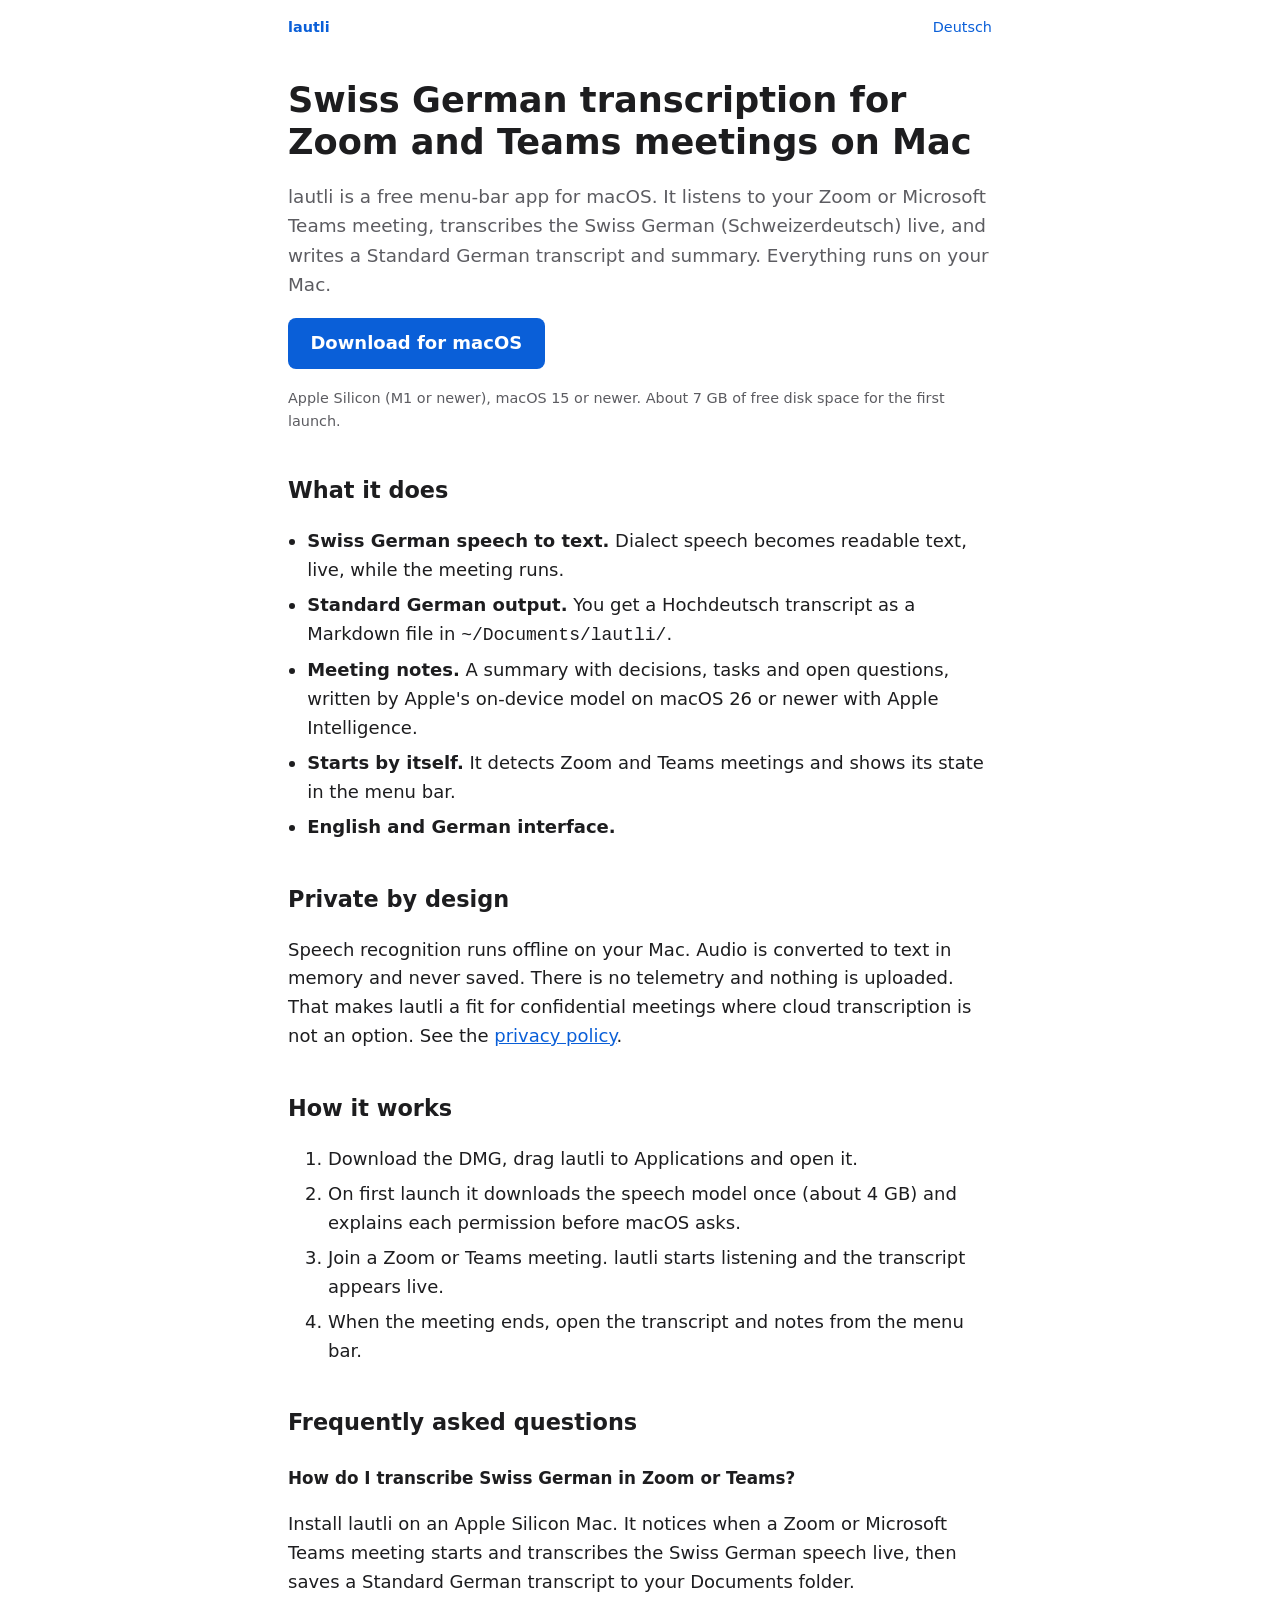
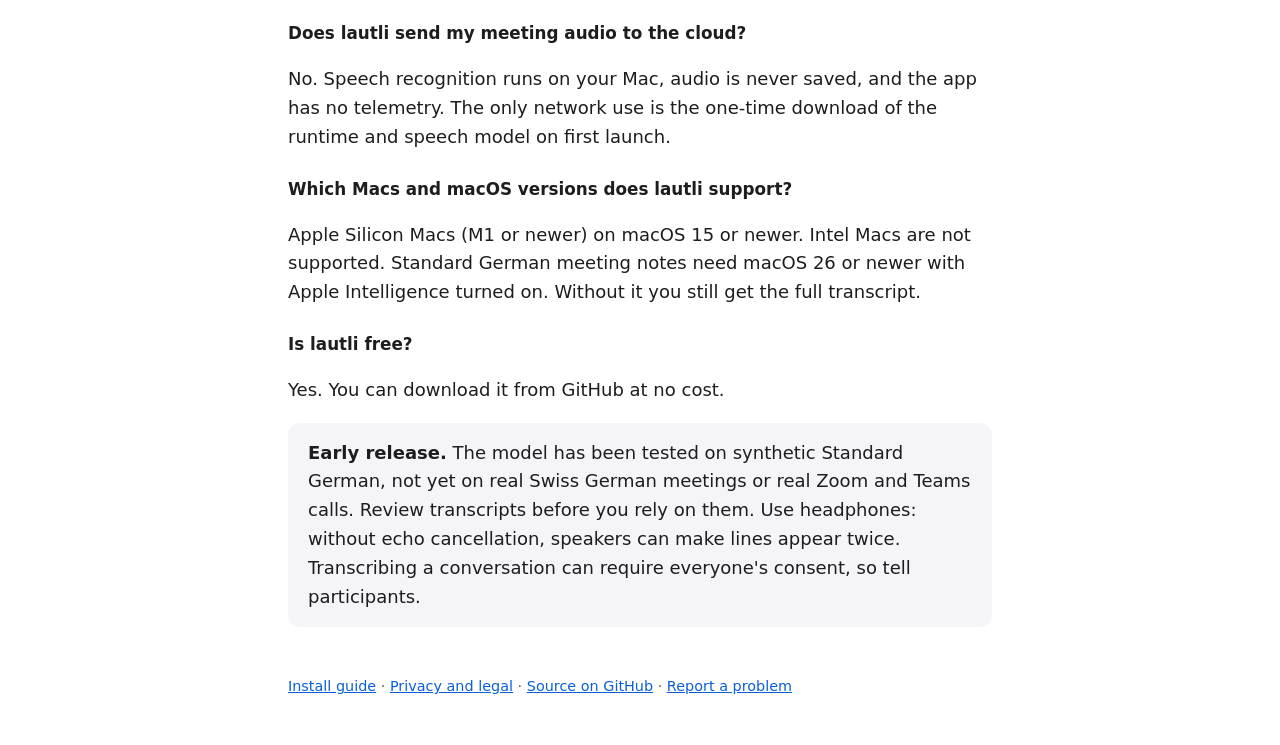
<file: docs/index.html>
<!doctype html>
<html lang="en">
  <head>
    <meta charset="utf-8" />
    <meta name="viewport" content="width=device-width, initial-scale=1" />
    <meta
      http-equiv="Content-Security-Policy"
      content="default-src 'none'; style-src 'self'; img-src 'self'; base-uri 'none'; form-action 'none'"
    />
    <title>Swiss German Transcription | lautli</title>
    <meta
      name="description"
      content="lautli is a free, open-source macOS app for Swiss German transcription. Transcribe Zoom and Teams meetings locally, without uploading meeting audio to the cloud."
    />
    <link rel="canonical" href="https://ameetmadan.github.io/lautli/" />
    <link
      rel="alternate"
      hreflang="en"
      href="https://ameetmadan.github.io/lautli/"
    />
    <link
      rel="alternate"
      hreflang="de"
      href="https://ameetmadan.github.io/lautli/de/"
    />
    <link
      rel="alternate"
      hreflang="x-default"
      href="https://ameetmadan.github.io/lautli/"
    />
    <link rel="icon" type="image/png" sizes="32x32" href="favicon-32.png" />
    <link rel="apple-touch-icon" href="apple-touch-icon.png" />
    <link rel="stylesheet" href="style.css" />
    <meta property="og:type" content="website" />
    <meta property="og:site_name" content="lautli" />
    <meta property="og:title" content="Swiss German Transcription | lautli" />
    <meta
      property="og:description"
      content="lautli is a free, open-source macOS app for Swiss German transcription. Transcribe Zoom and Teams meetings locally, without uploading meeting audio to the cloud."
    />
    <meta property="og:url" content="https://ameetmadan.github.io/lautli/" />
    <meta
      property="og:image"
      content="https://ameetmadan.github.io/lautli/icon-512.png"
    />
    <meta property="og:locale" content="en" />
    <meta property="og:locale:alternate" content="de" />
    <meta name="twitter:card" content="summary" />
    <script type="application/ld+json">
      {
        "@context": "https://schema.org",
        "@graph": [
          {
            "@type": "SoftwareApplication",
            "name": "lautli",
            "applicationCategory": "BusinessApplication",
            "operatingSystem": "macOS 15 or newer, Apple Silicon",
            "description": "macOS menu-bar app that transcribes Swiss German in Zoom and Microsoft Teams meetings live and on-device, and writes a Standard German transcript and summary.",
            "url": "https://ameetmadan.github.io/lautli/",
            "image": "https://ameetmadan.github.io/lautli/icon-512.png",
            "downloadUrl": "https://github.com/ameetmadan/lautli/releases/latest",
            "inLanguage": ["en", "de"],
            "offers": { "@type": "Offer", "price": "0", "priceCurrency": "USD" }
          },
          {
            "@type": "FAQPage",
            "mainEntity": [
              {
                "@type": "Question",
                "name": "How do I transcribe Swiss German in Zoom or Teams?",
                "acceptedAnswer": {
                  "@type": "Answer",
                  "text": "Install lautli on an Apple Silicon Mac. It notices when a Zoom or Microsoft Teams meeting starts and transcribes the Swiss German speech live, then saves a Standard German transcript to your Documents folder."
                }
              },
              {
                "@type": "Question",
                "name": "Does lautli send my meeting audio to the cloud?",
                "acceptedAnswer": {
                  "@type": "Answer",
                  "text": "No. Speech recognition runs on your Mac, audio is never saved, and the app has no telemetry. The only network use is the one-time download of the runtime and speech model on first launch."
                }
              },
              {
                "@type": "Question",
                "name": "Which Macs and macOS versions does lautli support?",
                "acceptedAnswer": {
                  "@type": "Answer",
                  "text": "Apple Silicon Macs (M1 or newer) on macOS 15 or newer. Intel Macs are not supported. Standard German meeting notes need macOS 26 or newer with Apple Intelligence turned on."
                }
              },
              {
                "@type": "Question",
                "name": "Is lautli free?",
                "acceptedAnswer": {
                  "@type": "Answer",
                  "text": "Yes. You can download it from GitHub at no cost."
                }
              }
            ]
          }
        ]
      }
    </script>
  </head>
  <body>
    <header>
      <a href="./"><strong>lautli</strong></a>
      <nav aria-label="Language">
        <a href="de/" hreflang="de" lang="de">Deutsch</a>
      </nav>
    </header>
    <main>
      <h1>Swiss German transcription for Zoom and Teams meetings on Mac</h1>
      <p class="lead">
        lautli is a free menu-bar app for macOS. It listens to your Zoom or
        Microsoft Teams meeting, transcribes the Swiss German (Schweizerdeutsch)
        live, and writes a Standard German transcript and summary. Everything
        runs on your Mac.
      </p>
      <p>
        <a
          class="button"
          href="https://github.com/ameetmadan/lautli/releases/latest"
          >Download for macOS</a
        >
      </p>
      <p class="note">
        Apple Silicon (M1 or newer), macOS 15 or newer. About 7 GB of free disk
        space for the first launch.
      </p>

      <h2>What it does</h2>
      <ul>
        <li>
          <strong>Swiss German speech to text.</strong> Dialect speech becomes
          readable text, live, while the meeting runs.
        </li>
        <li>
          <strong>Standard German output.</strong> You get a Hochdeutsch
          transcript as a Markdown file in <code>~/Documents/lautli/</code>.
        </li>
        <li>
          <strong>Meeting notes.</strong> A summary with decisions, tasks and
          open questions, written by Apple's on-device model on macOS 26 or
          newer with Apple Intelligence.
        </li>
        <li>
          <strong>Starts by itself.</strong> It detects Zoom and Teams meetings
          and shows its state in the menu bar.
        </li>
        <li><strong>English and German interface.</strong></li>
      </ul>

      <h2>Private by design</h2>
      <p>
        Speech recognition runs offline on your Mac. Audio is converted to text
        in memory and never saved. There is no telemetry and nothing is
        uploaded. That makes lautli a fit for confidential meetings where cloud
        transcription is not an option. See the
        <a href="legal/">privacy policy</a>.
      </p>

      <h2>How it works</h2>
      <ol>
        <li>Download the DMG, drag lautli to Applications and open it.</li>
        <li>
          On first launch it downloads the speech model once (about 4 GB) and
          explains each permission before macOS asks.
        </li>
        <li>
          Join a Zoom or Teams meeting. lautli starts listening and the
          transcript appears live.
        </li>
        <li>
          When the meeting ends, open the transcript and notes from the menu
          bar.
        </li>
      </ol>

      <h2>Frequently asked questions</h2>
      <h3>How do I transcribe Swiss German in Zoom or Teams?</h3>
      <p>
        Install lautli on an Apple Silicon Mac. It notices when a Zoom or
        Microsoft Teams meeting starts and transcribes the Swiss German speech
        live, then saves a Standard German transcript to your Documents folder.
      </p>
      <h3>Does lautli send my meeting audio to the cloud?</h3>
      <p>
        No. Speech recognition runs on your Mac, audio is never saved, and the
        app has no telemetry. The only network use is the one-time download of
        the runtime and speech model on first launch.
      </p>
      <h3>Which Macs and macOS versions does lautli support?</h3>
      <p>
        Apple Silicon Macs (M1 or newer) on macOS 15 or newer. Intel Macs are
        not supported. Standard German meeting notes need macOS 26 or newer with
        Apple Intelligence turned on. Without it you still get the full
        transcript.
      </p>
      <h3>Is lautli free?</h3>
      <p>Yes. You can download it from GitHub at no cost.</p>

      <div class="card">
        <strong>Early release.</strong> The model has been tested on synthetic
        Standard German, not yet on real Swiss German meetings or real Zoom and
        Teams calls. Review transcripts before you rely on them. Use headphones:
        without echo cancellation, speakers can make lines appear twice.
        Transcribing a conversation can require everyone's consent, so tell
        participants.
      </div>
    </main>
    <footer>
      <a href="https://github.com/ameetmadan/lautli#readme">Install guide</a> ·
      <a href="legal/">Privacy and legal</a>
      · <a href="https://github.com/ameetmadan/lautli">Source on GitHub</a> ·
      <a href="https://github.com/ameetmadan/lautli/issues">Report a problem</a>
    </footer>
  </body>
</html>
</file>
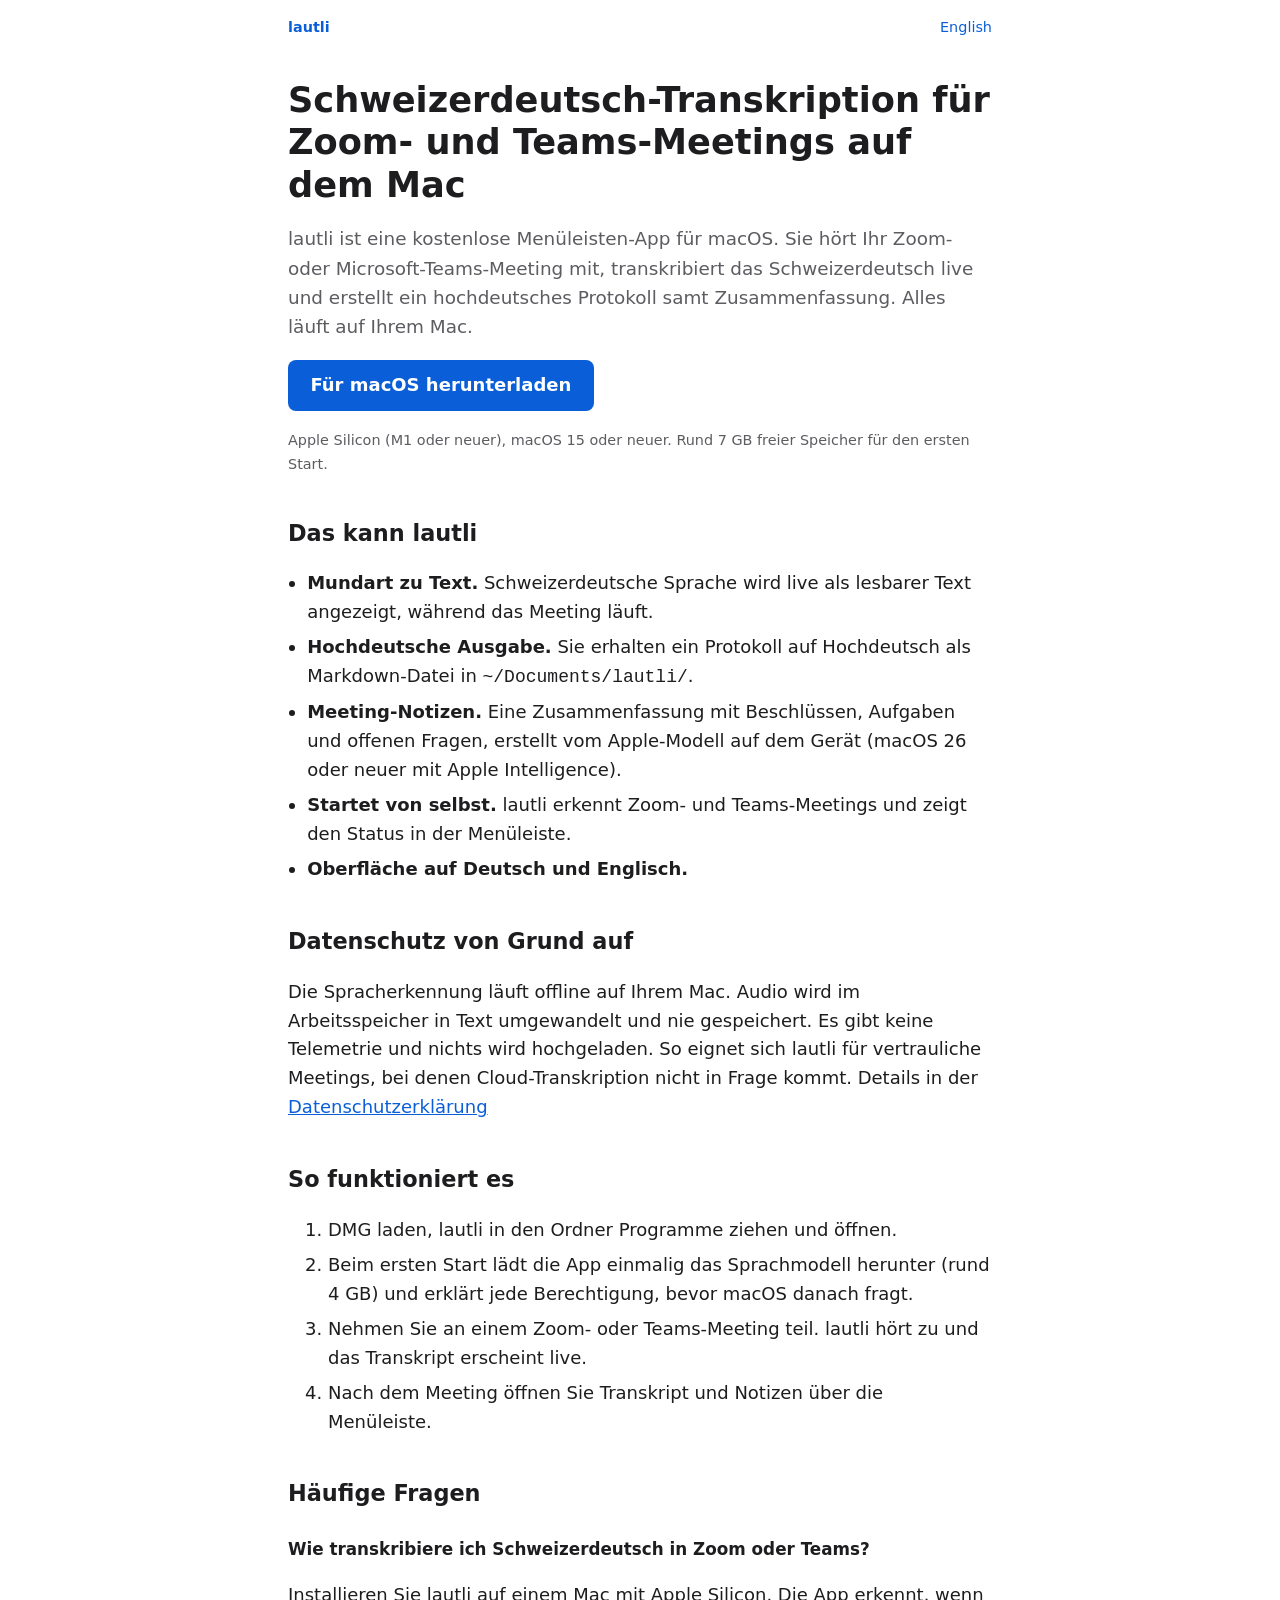
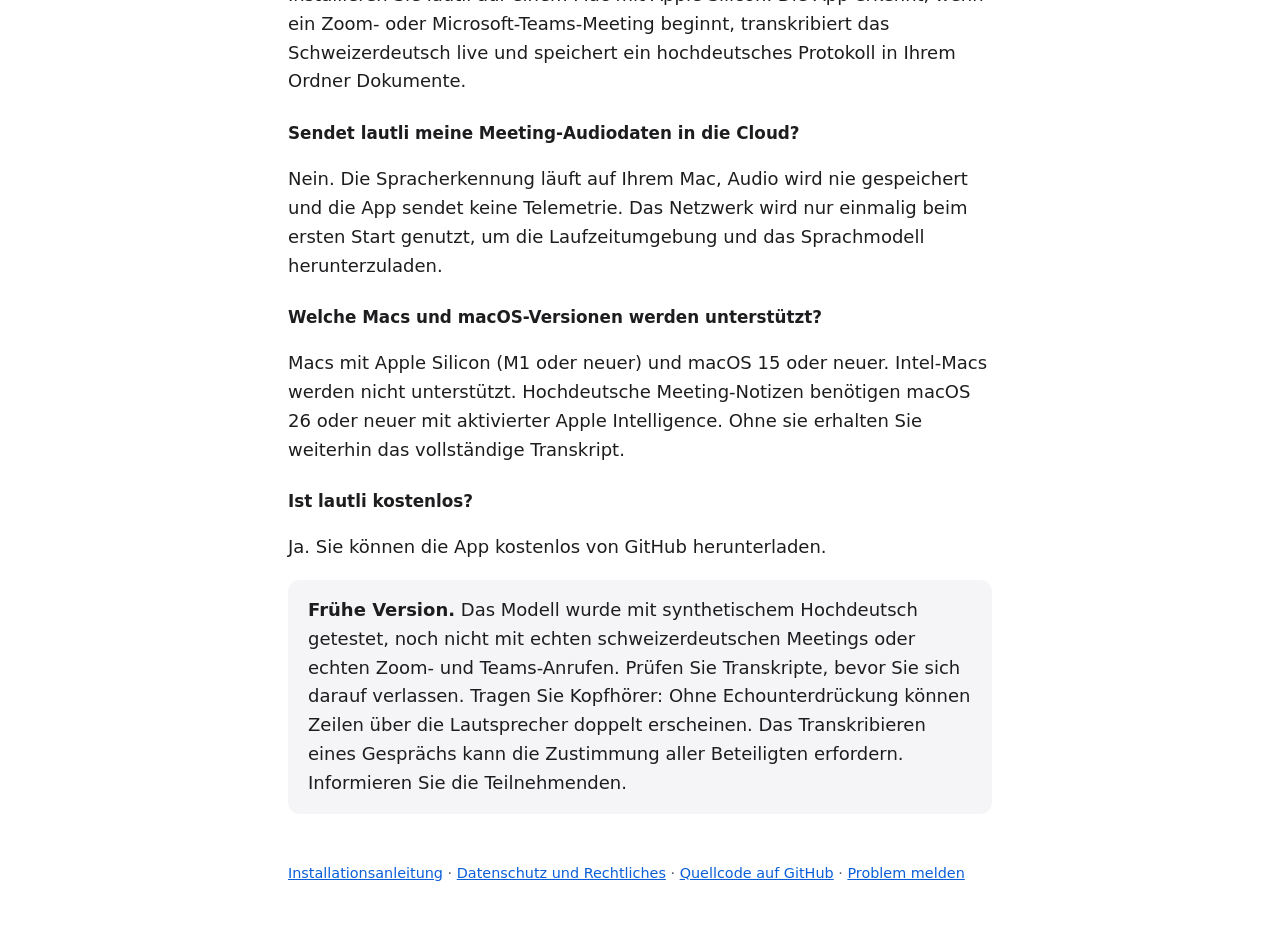
<file: docs/de/index.html>
<!doctype html>
<html lang="de">
  <head>
    <meta charset="utf-8" />
    <meta name="viewport" content="width=device-width, initial-scale=1" />
    <meta
      http-equiv="Content-Security-Policy"
      content="default-src 'none'; style-src 'self'; img-src 'self'; base-uri 'none'; form-action 'none'"
    />
    <title>Schweizerdeutsch Transkription | lautli</title>
    <meta
      name="description"
      content="lautli ist eine kostenlose Open-Source-App für macOS zur Transkription von Schweizerdeutsch. Zoom- und Teams-Meetings lokal transkribieren, ohne Meeting-Audio in die Cloud hochzuladen."
    />
    <link rel="canonical" href="https://ameetmadan.github.io/lautli/de/" />
    <link
      rel="alternate"
      hreflang="en"
      href="https://ameetmadan.github.io/lautli/"
    />
    <link
      rel="alternate"
      hreflang="de"
      href="https://ameetmadan.github.io/lautli/de/"
    />
    <link
      rel="alternate"
      hreflang="x-default"
      href="https://ameetmadan.github.io/lautli/"
    />
    <link rel="icon" type="image/png" sizes="32x32" href="../favicon-32.png" />
    <link rel="apple-touch-icon" href="../apple-touch-icon.png" />
    <link rel="stylesheet" href="../style.css" />
    <meta property="og:type" content="website" />
    <meta property="og:site_name" content="lautli" />
    <meta
      property="og:title"
      content="Schweizerdeutsch Transkription | lautli"
    />
    <meta
      property="og:description"
      content="lautli ist eine kostenlose Open-Source-App für macOS zur Transkription von Schweizerdeutsch. Zoom- und Teams-Meetings lokal transkribieren, ohne Meeting-Audio in die Cloud hochzuladen."
    />
    <meta property="og:url" content="https://ameetmadan.github.io/lautli/de/" />
    <meta
      property="og:image"
      content="https://ameetmadan.github.io/lautli/icon-512.png"
    />
    <meta property="og:locale" content="de" />
    <meta property="og:locale:alternate" content="en" />
    <meta name="twitter:card" content="summary" />
    <script type="application/ld+json">
      {
        "@context": "https://schema.org",
        "@graph": [
          {
            "@type": "SoftwareApplication",
            "name": "lautli",
            "applicationCategory": "BusinessApplication",
            "operatingSystem": "macOS 15 oder neuer, Apple Silicon",
            "description": "macOS-Menüleisten-App, die Schweizerdeutsch in Zoom- und Microsoft-Teams-Meetings live und auf dem Gerät transkribiert und ein hochdeutsches Protokoll samt Zusammenfassung erstellt.",
            "url": "https://ameetmadan.github.io/lautli/de/",
            "image": "https://ameetmadan.github.io/lautli/icon-512.png",
            "downloadUrl": "https://github.com/ameetmadan/lautli/releases/latest",
            "inLanguage": ["de", "en"],
            "offers": { "@type": "Offer", "price": "0", "priceCurrency": "CHF" }
          },
          {
            "@type": "FAQPage",
            "mainEntity": [
              {
                "@type": "Question",
                "name": "Wie transkribiere ich Schweizerdeutsch in Zoom oder Teams?",
                "acceptedAnswer": {
                  "@type": "Answer",
                  "text": "Installieren Sie lautli auf einem Mac mit Apple Silicon. Die App erkennt, wenn ein Zoom- oder Microsoft-Teams-Meeting beginnt, transkribiert das Schweizerdeutsch live und speichert ein hochdeutsches Protokoll in Ihrem Ordner Dokumente."
                }
              },
              {
                "@type": "Question",
                "name": "Sendet lautli meine Meeting-Audiodaten in die Cloud?",
                "acceptedAnswer": {
                  "@type": "Answer",
                  "text": "Nein. Die Spracherkennung läuft auf Ihrem Mac, Audio wird nie gespeichert und die App sendet keine Telemetrie. Das Netzwerk wird nur einmalig beim ersten Start genutzt, um die Laufzeitumgebung und das Sprachmodell herunterzuladen."
                }
              },
              {
                "@type": "Question",
                "name": "Welche Macs und macOS-Versionen werden unterstützt?",
                "acceptedAnswer": {
                  "@type": "Answer",
                  "text": "Macs mit Apple Silicon (M1 oder neuer) und macOS 15 oder neuer. Intel-Macs werden nicht unterstützt. Hochdeutsche Meeting-Notizen benötigen macOS 26 oder neuer mit aktivierter Apple Intelligence."
                }
              },
              {
                "@type": "Question",
                "name": "Ist lautli kostenlos?",
                "acceptedAnswer": {
                  "@type": "Answer",
                  "text": "Ja. Sie können die App kostenlos von GitHub herunterladen."
                }
              }
            ]
          }
        ]
      }
    </script>
  </head>
  <body>
    <header>
      <a href="./"><strong>lautli</strong></a>
      <nav aria-label="Sprache">
        <a href="../" hreflang="en" lang="en">English</a>
      </nav>
    </header>
    <main>
      <h1>
        Schweizerdeutsch-Transkription für Zoom- und Teams-Meetings auf dem Mac
      </h1>
      <p class="lead">
        lautli ist eine kostenlose Menüleisten-App für macOS. Sie hört Ihr Zoom-
        oder Microsoft-Teams-Meeting mit, transkribiert das Schweizerdeutsch
        live und erstellt ein hochdeutsches Protokoll samt Zusammenfassung.
        Alles läuft auf Ihrem Mac.
      </p>
      <p>
        <a
          class="button"
          href="https://github.com/ameetmadan/lautli/releases/latest"
          >Für macOS herunterladen</a
        >
      </p>
      <p class="note">
        Apple Silicon (M1 oder neuer), macOS 15 oder neuer. Rund 7 GB freier
        Speicher für den ersten Start.
      </p>

      <h2>Das kann lautli</h2>
      <ul>
        <li>
          <strong>Mundart zu Text.</strong> Schweizerdeutsche Sprache wird live
          als lesbarer Text angezeigt, während das Meeting läuft.
        </li>
        <li>
          <strong>Hochdeutsche Ausgabe.</strong> Sie erhalten ein Protokoll auf
          Hochdeutsch als Markdown-Datei in <code>~/Documents/lautli/</code>.
        </li>
        <li>
          <strong>Meeting-Notizen.</strong> Eine Zusammenfassung mit
          Beschlüssen, Aufgaben und offenen Fragen, erstellt vom Apple-Modell
          auf dem Gerät (macOS 26 oder neuer mit Apple Intelligence).
        </li>
        <li>
          <strong>Startet von selbst.</strong> lautli erkennt Zoom- und
          Teams-Meetings und zeigt den Status in der Menüleiste.
        </li>
        <li><strong>Oberfläche auf Deutsch und Englisch.</strong></li>
      </ul>

      <h2>Datenschutz von Grund auf</h2>
      <p>
        Die Spracherkennung läuft offline auf Ihrem Mac. Audio wird im
        Arbeitsspeicher in Text umgewandelt und nie gespeichert. Es gibt keine
        Telemetrie und nichts wird hochgeladen. So eignet sich lautli für
        vertrauliche Meetings, bei denen Cloud-Transkription nicht in Frage
        kommt. Details in der
        <a href="legal/">Datenschutzerklärung</a>
      </p>

      <h2>So funktioniert es</h2>
      <ol>
        <li>DMG laden, lautli in den Ordner Programme ziehen und öffnen.</li>
        <li>
          Beim ersten Start lädt die App einmalig das Sprachmodell herunter
          (rund 4 GB) und erklärt jede Berechtigung, bevor macOS danach fragt.
        </li>
        <li>
          Nehmen Sie an einem Zoom- oder Teams-Meeting teil. lautli hört zu und
          das Transkript erscheint live.
        </li>
        <li>
          Nach dem Meeting öffnen Sie Transkript und Notizen über die
          Menüleiste.
        </li>
      </ol>

      <h2>Häufige Fragen</h2>
      <h3>Wie transkribiere ich Schweizerdeutsch in Zoom oder Teams?</h3>
      <p>
        Installieren Sie lautli auf einem Mac mit Apple Silicon. Die App
        erkennt, wenn ein Zoom- oder Microsoft-Teams-Meeting beginnt,
        transkribiert das Schweizerdeutsch live und speichert ein hochdeutsches
        Protokoll in Ihrem Ordner Dokumente.
      </p>
      <h3>Sendet lautli meine Meeting-Audiodaten in die Cloud?</h3>
      <p>
        Nein. Die Spracherkennung läuft auf Ihrem Mac, Audio wird nie
        gespeichert und die App sendet keine Telemetrie. Das Netzwerk wird nur
        einmalig beim ersten Start genutzt, um die Laufzeitumgebung und das
        Sprachmodell herunterzuladen.
      </p>
      <h3>Welche Macs und macOS-Versionen werden unterstützt?</h3>
      <p>
        Macs mit Apple Silicon (M1 oder neuer) und macOS 15 oder neuer.
        Intel-Macs werden nicht unterstützt. Hochdeutsche Meeting-Notizen
        benötigen macOS 26 oder neuer mit aktivierter Apple Intelligence. Ohne
        sie erhalten Sie weiterhin das vollständige Transkript.
      </p>
      <h3>Ist lautli kostenlos?</h3>
      <p>Ja. Sie können die App kostenlos von GitHub herunterladen.</p>

      <div class="card">
        <strong>Frühe Version.</strong> Das Modell wurde mit synthetischem
        Hochdeutsch getestet, noch nicht mit echten schweizerdeutschen Meetings
        oder echten Zoom- und Teams-Anrufen. Prüfen Sie Transkripte, bevor Sie
        sich darauf verlassen. Tragen Sie Kopfhörer: Ohne Echounterdrückung
        können Zeilen über die Lautsprecher doppelt erscheinen. Das
        Transkribieren eines Gesprächs kann die Zustimmung aller Beteiligten
        erfordern. Informieren Sie die Teilnehmenden.
      </div>
    </main>
    <footer>
      <a href="https://github.com/ameetmadan/lautli#readme"
        >Installationsanleitung</a
      >
      ·
      <a href="legal/">Datenschutz und Rechtliches</a>
      ·
      <a href="https://github.com/ameetmadan/lautli">Quellcode auf GitHub</a> ·
      <a href="https://github.com/ameetmadan/lautli/issues">Problem melden</a>
    </footer>
  </body>
</html>
</file>
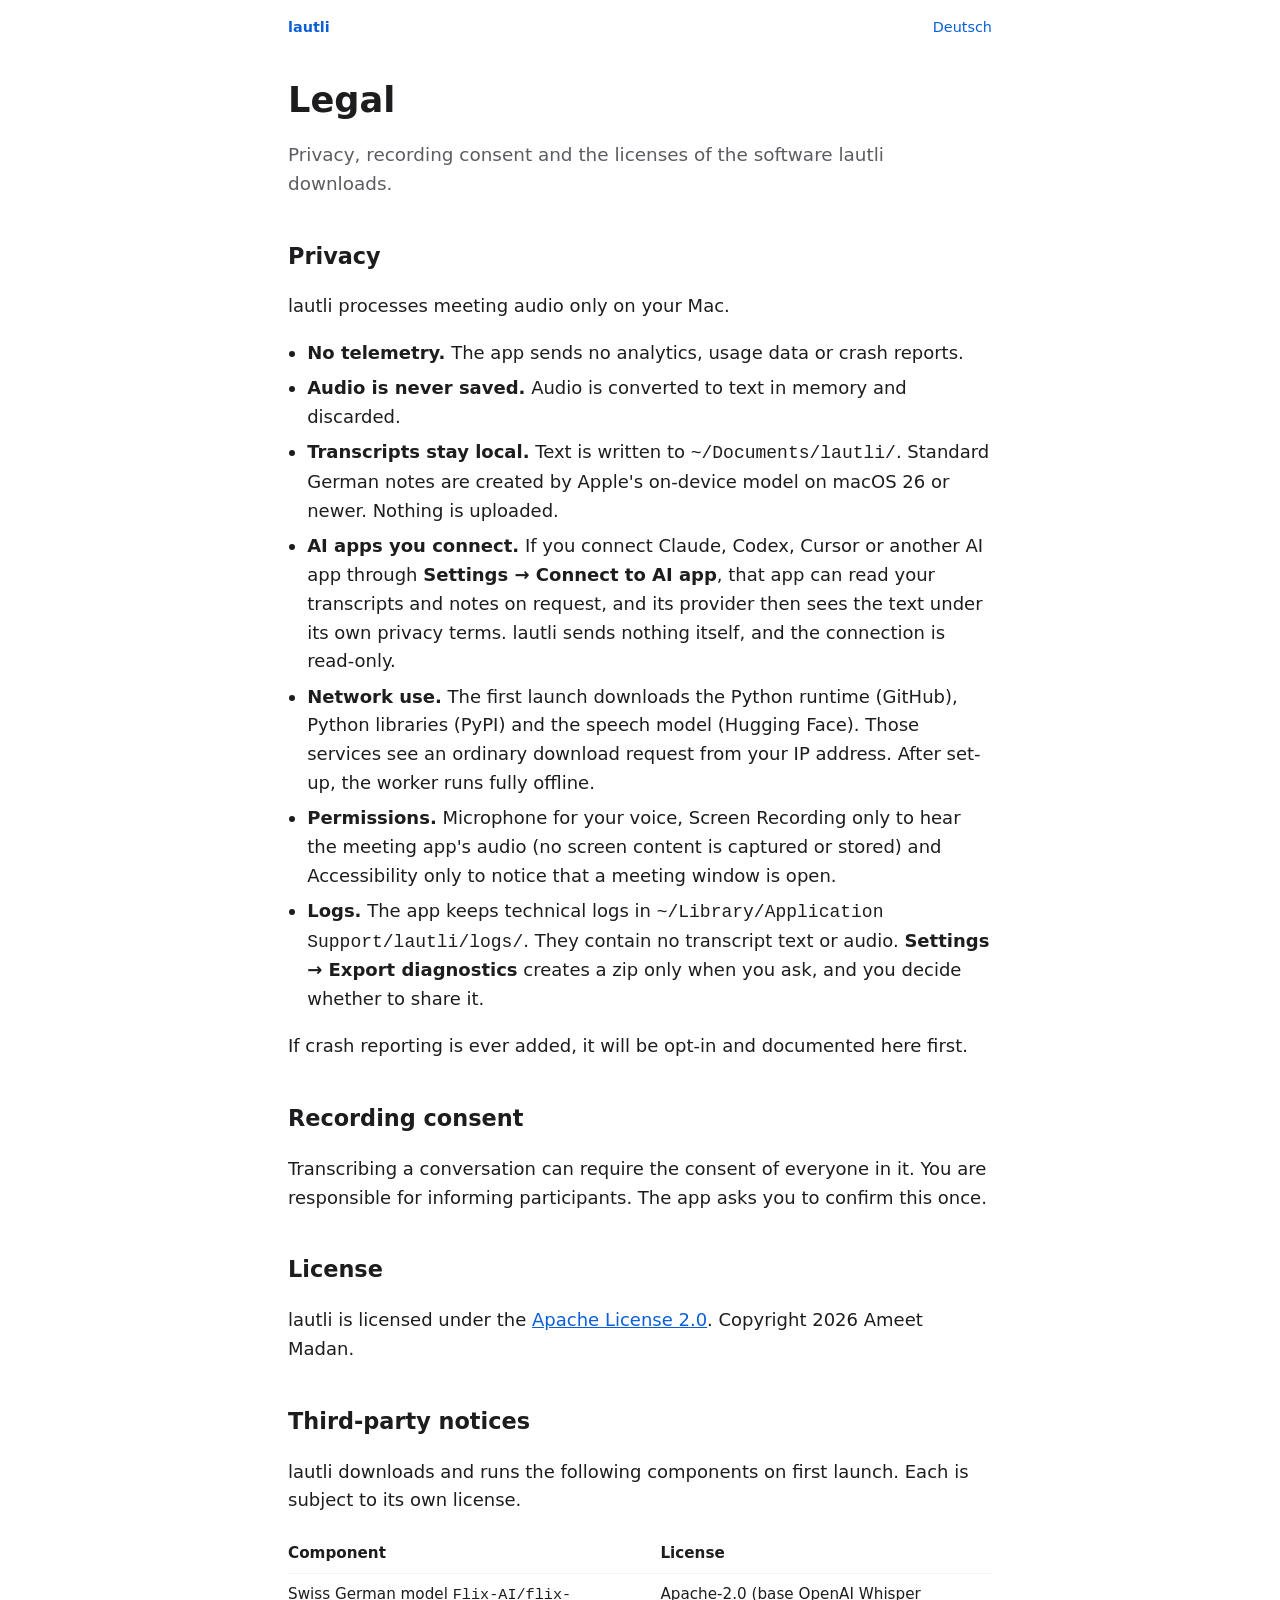
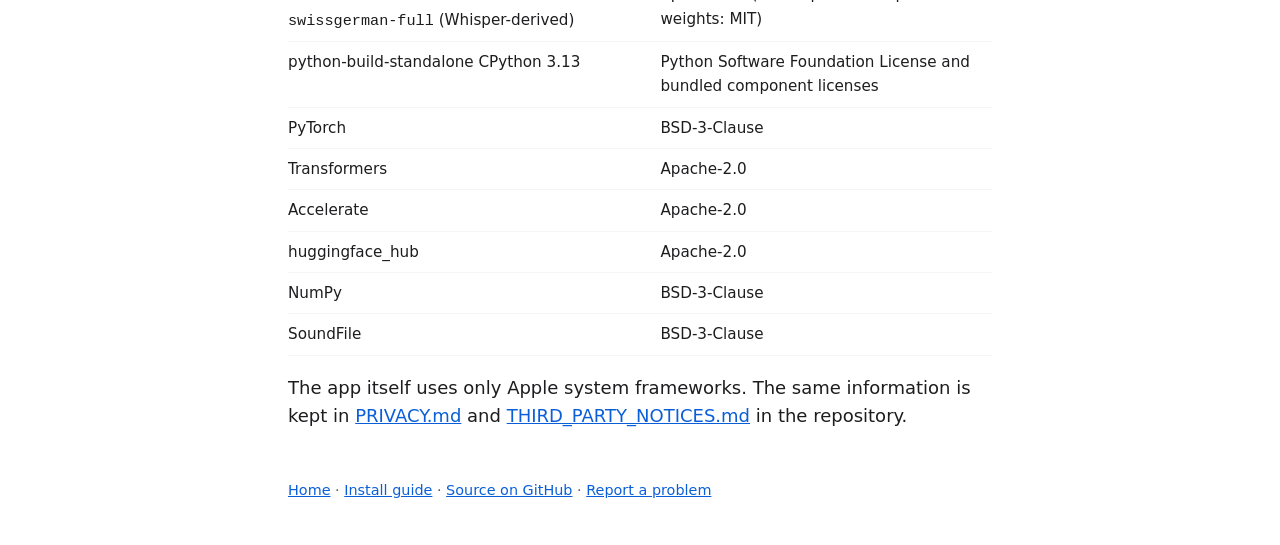
<file: docs/legal/index.html>
<!doctype html>
<html lang="en">
  <head>
    <meta charset="utf-8" />
    <meta name="viewport" content="width=device-width, initial-scale=1" />
    <meta
      http-equiv="Content-Security-Policy"
      content="default-src 'none'; style-src 'self'; img-src 'self'; base-uri 'none'; form-action 'none'"
    />
    <title>Legal: privacy and third-party notices | lautli</title>
    <meta
      name="description"
      content="Privacy policy, recording consent and third-party licenses for lautli, the offline Swiss German transcription app for macOS."
    />
    <link rel="canonical" href="https://ameetmadan.github.io/lautli/legal/" />
    <link
      rel="alternate"
      hreflang="en"
      href="https://ameetmadan.github.io/lautli/legal/"
    />
    <link
      rel="alternate"
      hreflang="de"
      href="https://ameetmadan.github.io/lautli/de/legal/"
    />
    <link
      rel="alternate"
      hreflang="x-default"
      href="https://ameetmadan.github.io/lautli/legal/"
    />
    <link rel="icon" type="image/png" sizes="32x32" href="../favicon-32.png" />
    <link rel="apple-touch-icon" href="../apple-touch-icon.png" />
    <link rel="stylesheet" href="../style.css" />
  </head>
  <body>
    <header>
      <a href="../"><strong>lautli</strong></a>
      <nav aria-label="Language">
        <a href="../de/legal/" hreflang="de" lang="de">Deutsch</a>
      </nav>
    </header>
    <main>
      <h1>Legal</h1>
      <p class="lead">
        Privacy, recording consent and the licenses of the software lautli
        downloads.
      </p>

      <h2 id="privacy">Privacy</h2>
      <p>lautli processes meeting audio only on your Mac.</p>
      <ul>
        <li>
          <strong>No telemetry.</strong> The app sends no analytics, usage data
          or crash reports.
        </li>
        <li>
          <strong>Audio is never saved.</strong> Audio is converted to text in
          memory and discarded.
        </li>
        <li>
          <strong>Transcripts stay local.</strong> Text is written to
          <code>~/Documents/lautli/</code>. Standard German notes are created by
          Apple's on-device model on macOS 26 or newer. Nothing is uploaded.
        </li>
        <li>
          <strong>AI apps you connect.</strong> If you connect Claude, Codex,
          Cursor or another AI app through
          <strong>Settings → Connect to AI app</strong>, that app can read your
          transcripts and notes on request, and its provider then sees the text
          under its own privacy terms. lautli sends nothing itself, and the
          connection is read-only.
        </li>
        <li>
          <strong>Network use.</strong> The first launch downloads the Python
          runtime (GitHub), Python libraries (PyPI) and the speech model
          (Hugging Face). Those services see an ordinary download request from
          your IP address. After set-up, the worker runs fully offline.
        </li>
        <li>
          <strong>Permissions.</strong> Microphone for your voice, Screen
          Recording only to hear the meeting app's audio (no screen content is
          captured or stored) and Accessibility only to notice that a meeting
          window is open.
        </li>
        <li>
          <strong>Logs.</strong> The app keeps technical logs in
          <code>~/Library/Application Support/lautli/logs/</code>. They contain
          no transcript text or audio.
          <strong>Settings → Export diagnostics</strong> creates a zip only when
          you ask, and you decide whether to share it.
        </li>
      </ul>
      <p>
        If crash reporting is ever added, it will be opt-in and documented here
        first.
      </p>

      <h2 id="recording-consent">Recording consent</h2>
      <p>
        Transcribing a conversation can require the consent of everyone in it.
        You are responsible for informing participants. The app asks you to
        confirm this once.
      </p>

      <h2 id="license">License</h2>
      <p>
        lautli is licensed under the
        <a href="https://github.com/ameetmadan/lautli/blob/main/LICENSE"
          >Apache License 2.0</a
        >. Copyright 2026 Ameet Madan.
      </p>

      <h2 id="third-party">Third-party notices</h2>
      <p>
        lautli downloads and runs the following components on first launch. Each
        is subject to its own license.
      </p>
      <table>
        <thead>
          <tr>
            <th scope="col">Component</th>
            <th scope="col">License</th>
          </tr>
        </thead>
        <tbody>
          <tr>
            <td>
              Swiss German model <code>Flix-AI/flix-swissgerman-full</code>
              (Whisper-derived)
            </td>
            <td>Apache-2.0 (base OpenAI Whisper weights: MIT)</td>
          </tr>
          <tr>
            <td>python-build-standalone CPython 3.13</td>
            <td>
              Python Software Foundation License and bundled component licenses
            </td>
          </tr>
          <tr>
            <td>PyTorch</td>
            <td>BSD-3-Clause</td>
          </tr>
          <tr>
            <td>Transformers</td>
            <td>Apache-2.0</td>
          </tr>
          <tr>
            <td>Accelerate</td>
            <td>Apache-2.0</td>
          </tr>
          <tr>
            <td>huggingface_hub</td>
            <td>Apache-2.0</td>
          </tr>
          <tr>
            <td>NumPy</td>
            <td>BSD-3-Clause</td>
          </tr>
          <tr>
            <td>SoundFile</td>
            <td>BSD-3-Clause</td>
          </tr>
        </tbody>
      </table>
      <p>
        The app itself uses only Apple system frameworks. The same information
        is kept in
        <a href="https://github.com/ameetmadan/lautli/blob/main/PRIVACY.md"
          >PRIVACY.md</a
        >
        and
        <a
          href="https://github.com/ameetmadan/lautli/blob/main/THIRD_PARTY_NOTICES.md"
          >THIRD_PARTY_NOTICES.md</a
        >
        in the repository.
      </p>
    </main>
    <footer>
      <a href="../">Home</a> ·
      <a href="https://github.com/ameetmadan/lautli#readme">Install guide</a> ·
      <a href="https://github.com/ameetmadan/lautli">Source on GitHub</a> ·
      <a href="https://github.com/ameetmadan/lautli/issues">Report a problem</a>
    </footer>
  </body>
</html>
</file>
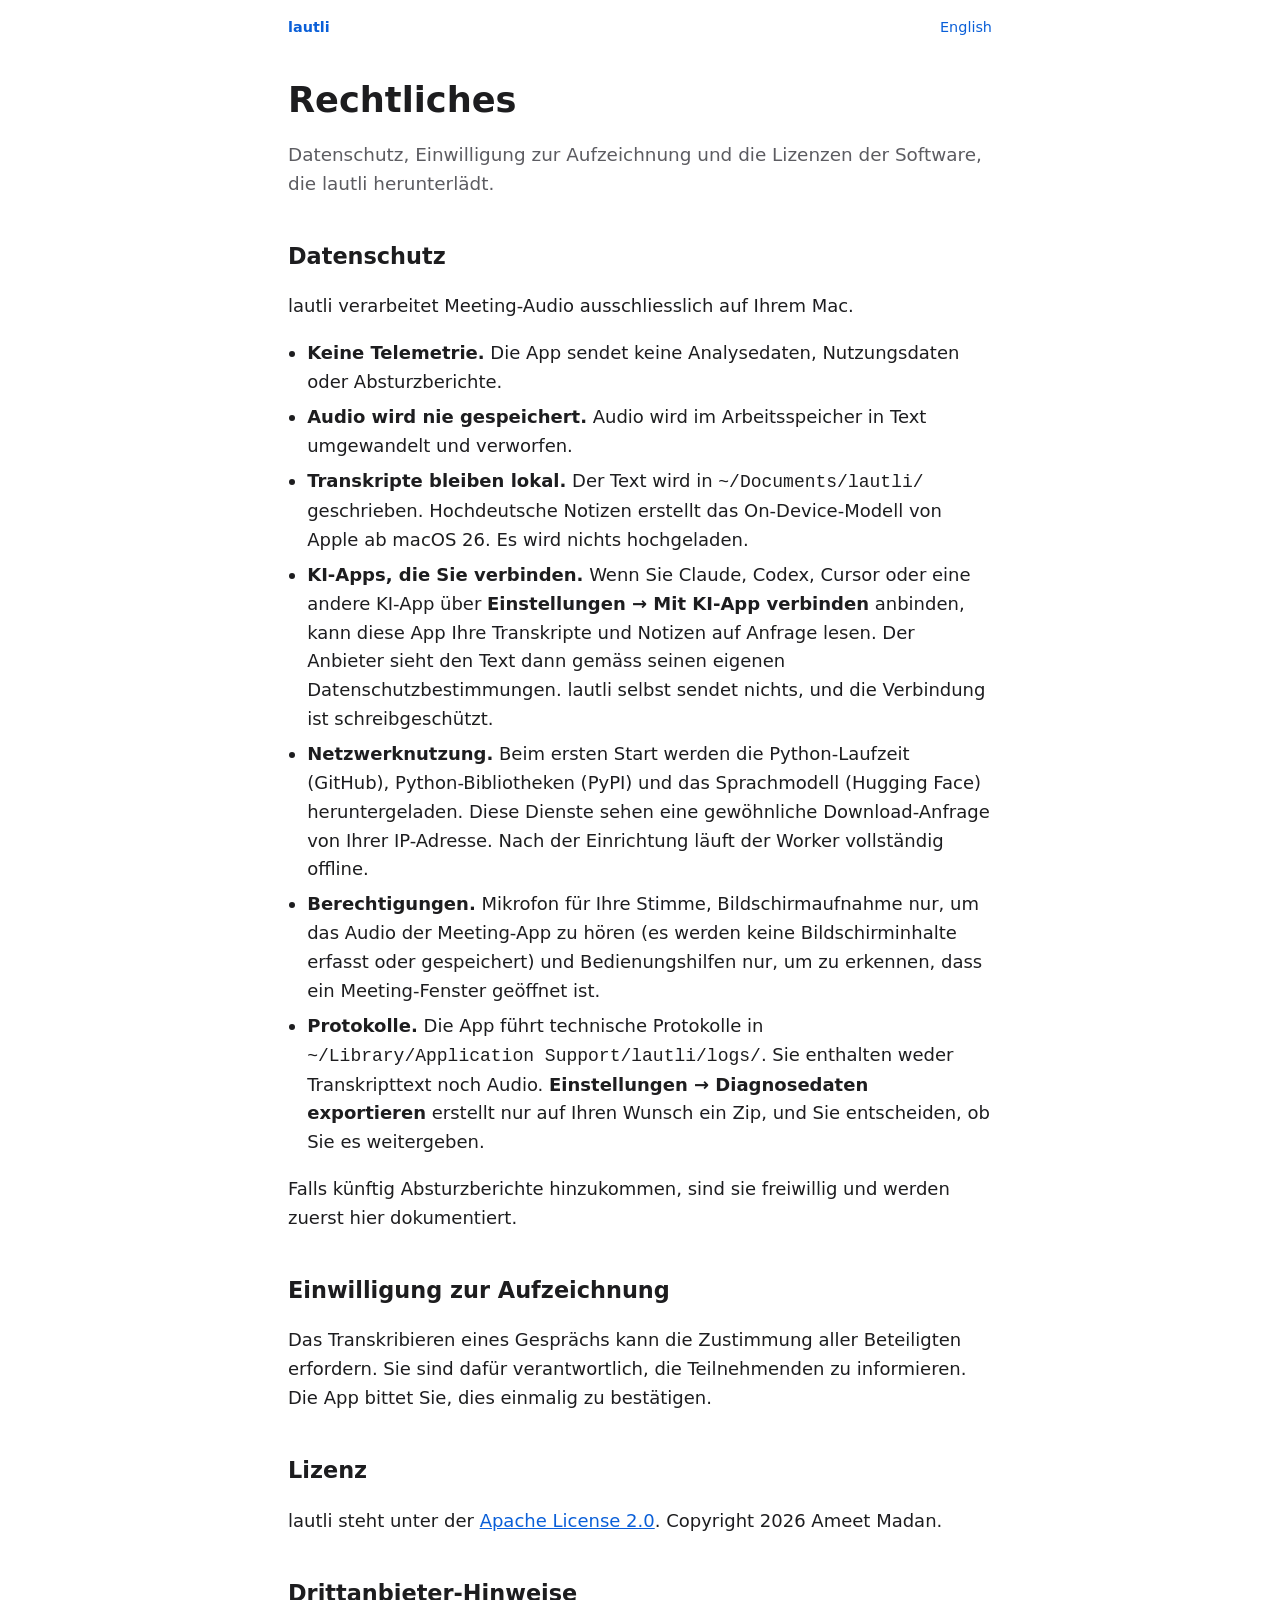
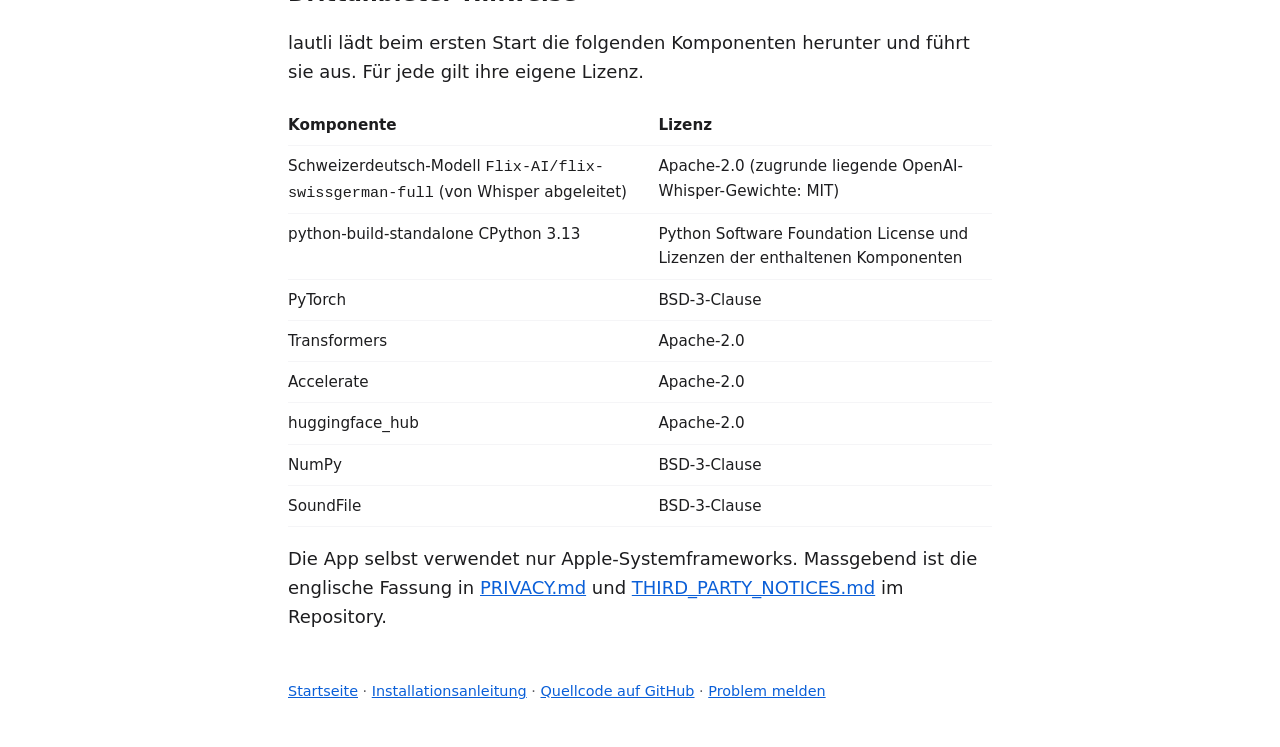
<file: docs/de/legal/index.html>
<!doctype html>
<html lang="de">
  <head>
    <meta charset="utf-8" />
    <meta name="viewport" content="width=device-width, initial-scale=1" />
    <meta
      http-equiv="Content-Security-Policy"
      content="default-src 'none'; style-src 'self'; img-src 'self'; base-uri 'none'; form-action 'none'"
    />
    <title>Rechtliches: Datenschutz und Drittanbieter-Hinweise | lautli</title>
    <meta
      name="description"
      content="Datenschutzerklärung, Einwilligung zur Aufzeichnung und Drittanbieter-Lizenzen von lautli, der Offline-Transkriptions-App für Schweizerdeutsch auf dem Mac."
    />
    <link
      rel="canonical"
      href="https://ameetmadan.github.io/lautli/de/legal/"
    />
    <link
      rel="alternate"
      hreflang="en"
      href="https://ameetmadan.github.io/lautli/legal/"
    />
    <link
      rel="alternate"
      hreflang="de"
      href="https://ameetmadan.github.io/lautli/de/legal/"
    />
    <link
      rel="alternate"
      hreflang="x-default"
      href="https://ameetmadan.github.io/lautli/legal/"
    />
    <link
      rel="icon"
      type="image/png"
      sizes="32x32"
      href="../../favicon-32.png"
    />
    <link rel="apple-touch-icon" href="../../apple-touch-icon.png" />
    <link rel="stylesheet" href="../../style.css" />
  </head>
  <body>
    <header>
      <a href="../"><strong>lautli</strong></a>
      <nav aria-label="Sprache">
        <a href="../../legal/" hreflang="en" lang="en">English</a>
      </nav>
    </header>
    <main>
      <h1>Rechtliches</h1>
      <p class="lead">
        Datenschutz, Einwilligung zur Aufzeichnung und die Lizenzen der
        Software, die lautli herunterlädt.
      </p>

      <h2 id="datenschutz">Datenschutz</h2>
      <p>lautli verarbeitet Meeting-Audio ausschliesslich auf Ihrem Mac.</p>
      <ul>
        <li>
          <strong>Keine Telemetrie.</strong> Die App sendet keine Analysedaten,
          Nutzungsdaten oder Absturzberichte.
        </li>
        <li>
          <strong>Audio wird nie gespeichert.</strong> Audio wird im
          Arbeitsspeicher in Text umgewandelt und verworfen.
        </li>
        <li>
          <strong>Transkripte bleiben lokal.</strong> Der Text wird in
          <code>~/Documents/lautli/</code> geschrieben. Hochdeutsche Notizen
          erstellt das On-Device-Modell von Apple ab macOS 26. Es wird nichts
          hochgeladen.
        </li>
        <li>
          <strong>KI-Apps, die Sie verbinden.</strong> Wenn Sie Claude, Codex,
          Cursor oder eine andere KI-App über
          <strong>Einstellungen → Mit KI-App verbinden</strong> anbinden, kann
          diese App Ihre Transkripte und Notizen auf Anfrage lesen. Der Anbieter
          sieht den Text dann gemäss seinen eigenen Datenschutzbestimmungen.
          lautli selbst sendet nichts, und die Verbindung ist schreibgeschützt.
        </li>
        <li>
          <strong>Netzwerknutzung.</strong> Beim ersten Start werden die
          Python-Laufzeit (GitHub), Python-Bibliotheken (PyPI) und das
          Sprachmodell (Hugging Face) heruntergeladen. Diese Dienste sehen eine
          gewöhnliche Download-Anfrage von Ihrer IP-Adresse. Nach der
          Einrichtung läuft der Worker vollständig offline.
        </li>
        <li>
          <strong>Berechtigungen.</strong> Mikrofon für Ihre Stimme,
          Bildschirmaufnahme nur, um das Audio der Meeting-App zu hören (es
          werden keine Bildschirminhalte erfasst oder gespeichert) und
          Bedienungshilfen nur, um zu erkennen, dass ein Meeting-Fenster
          geöffnet ist.
        </li>
        <li>
          <strong>Protokolle.</strong> Die App führt technische Protokolle in
          <code>~/Library/Application Support/lautli/logs/</code>. Sie enthalten
          weder Transkripttext noch Audio.
          <strong>Einstellungen → Diagnosedaten exportieren</strong> erstellt
          nur auf Ihren Wunsch ein Zip, und Sie entscheiden, ob Sie es
          weitergeben.
        </li>
      </ul>
      <p>
        Falls künftig Absturzberichte hinzukommen, sind sie freiwillig und
        werden zuerst hier dokumentiert.
      </p>

      <h2 id="einwilligung">Einwilligung zur Aufzeichnung</h2>
      <p>
        Das Transkribieren eines Gesprächs kann die Zustimmung aller Beteiligten
        erfordern. Sie sind dafür verantwortlich, die Teilnehmenden zu
        informieren. Die App bittet Sie, dies einmalig zu bestätigen.
      </p>

      <h2 id="lizenz">Lizenz</h2>
      <p>
        lautli steht unter der
        <a href="https://github.com/ameetmadan/lautli/blob/main/LICENSE"
          >Apache License 2.0</a
        >. Copyright 2026 Ameet Madan.
      </p>

      <h2 id="drittanbieter">Drittanbieter-Hinweise</h2>
      <p>
        lautli lädt beim ersten Start die folgenden Komponenten herunter und
        führt sie aus. Für jede gilt ihre eigene Lizenz.
      </p>
      <table>
        <thead>
          <tr>
            <th scope="col">Komponente</th>
            <th scope="col">Lizenz</th>
          </tr>
        </thead>
        <tbody>
          <tr>
            <td>
              Schweizerdeutsch-Modell <code>Flix-AI/flix-swissgerman-full</code>
              (von Whisper abgeleitet)
            </td>
            <td>Apache-2.0 (zugrunde liegende OpenAI-Whisper-Gewichte: MIT)</td>
          </tr>
          <tr>
            <td>python-build-standalone CPython 3.13</td>
            <td>
              Python Software Foundation License und Lizenzen der enthaltenen
              Komponenten
            </td>
          </tr>
          <tr>
            <td>PyTorch</td>
            <td>BSD-3-Clause</td>
          </tr>
          <tr>
            <td>Transformers</td>
            <td>Apache-2.0</td>
          </tr>
          <tr>
            <td>Accelerate</td>
            <td>Apache-2.0</td>
          </tr>
          <tr>
            <td>huggingface_hub</td>
            <td>Apache-2.0</td>
          </tr>
          <tr>
            <td>NumPy</td>
            <td>BSD-3-Clause</td>
          </tr>
          <tr>
            <td>SoundFile</td>
            <td>BSD-3-Clause</td>
          </tr>
        </tbody>
      </table>
      <p>
        Die App selbst verwendet nur Apple-Systemframeworks. Massgebend ist die
        englische Fassung in
        <a href="https://github.com/ameetmadan/lautli/blob/main/PRIVACY.md"
          >PRIVACY.md</a
        >
        und
        <a
          href="https://github.com/ameetmadan/lautli/blob/main/THIRD_PARTY_NOTICES.md"
          >THIRD_PARTY_NOTICES.md</a
        >
        im Repository.
      </p>
    </main>
    <footer>
      <a href="../">Startseite</a> ·
      <a href="https://github.com/ameetmadan/lautli#readme"
        >Installationsanleitung</a
      >
      ·
      <a href="https://github.com/ameetmadan/lautli">Quellcode auf GitHub</a> ·
      <a href="https://github.com/ameetmadan/lautli/issues">Problem melden</a>
    </footer>
  </body>
</html>
</file>
<file: docs/style.css>
:root {
  color-scheme: light dark;
  --fg: #1d1d1f;
  --bg: #fff;
  --muted: #5c5c61;
  --accent: #0a5fd8;
  --card: #f5f5f7;
}
@media (prefers-color-scheme: dark) {
  :root {
    --fg: #f5f5f7;
    --bg: #1d1d1f;
    --muted: #a1a1a6;
    --accent: #6cb0ff;
    --card: #2a2a2d;
  }
}
body {
  font:
    18px/1.6 -apple-system,
    system-ui,
    sans-serif;
  margin: 0;
  color: var(--fg);
  background: var(--bg);
}
header,
main,
footer {
  max-width: 44rem;
  margin: 0 auto;
  padding: 0 1rem;
}
header {
  display: flex;
  justify-content: space-between;
  align-items: center;
  padding-top: 1rem;
  font-size: 0.9rem;
}
header a {
  text-decoration: none;
}
h1 {
  font-size: 2.2rem;
  line-height: 1.2;
  margin: 2.5rem 0 1rem;
}
h2 {
  font-size: 1.4rem;
  margin: 2.5rem 0 0.5rem;
}
h3 {
  font-size: 1.05rem;
  margin: 1.5rem 0 0.25rem;
}
a {
  color: var(--accent);
}
.lead {
  font-size: 1.15rem;
  color: var(--muted);
}
.button {
  display: inline-block;
  padding: 0.7rem 1.4rem;
  background: #0a5fd8;
  color: #fff;
  border-radius: 0.5rem;
  text-decoration: none;
  font-weight: 600;
}
.note {
  font-size: 0.9rem;
  color: var(--muted);
}
ul {
  padding-left: 1.2rem;
}
li {
  margin: 0.4rem 0;
}
.card {
  background: var(--card);
  border-radius: 0.75rem;
  padding: 1rem 1.25rem;
  margin: 1rem 0;
}
footer {
  margin-top: 3rem;
  padding-bottom: 3rem;
  font-size: 0.9rem;
  color: var(--muted);
}
:focus-visible {
  outline: 3px solid var(--accent);
  outline-offset: 2px;
}
table {
  border-collapse: collapse;
  width: 100%;
  font-size: 0.95rem;
}
th,
td {
  text-align: left;
  vertical-align: top;
  padding: 0.5rem 0.75rem 0.5rem 0;
  border-bottom: 1px solid var(--card);
}
</file>
